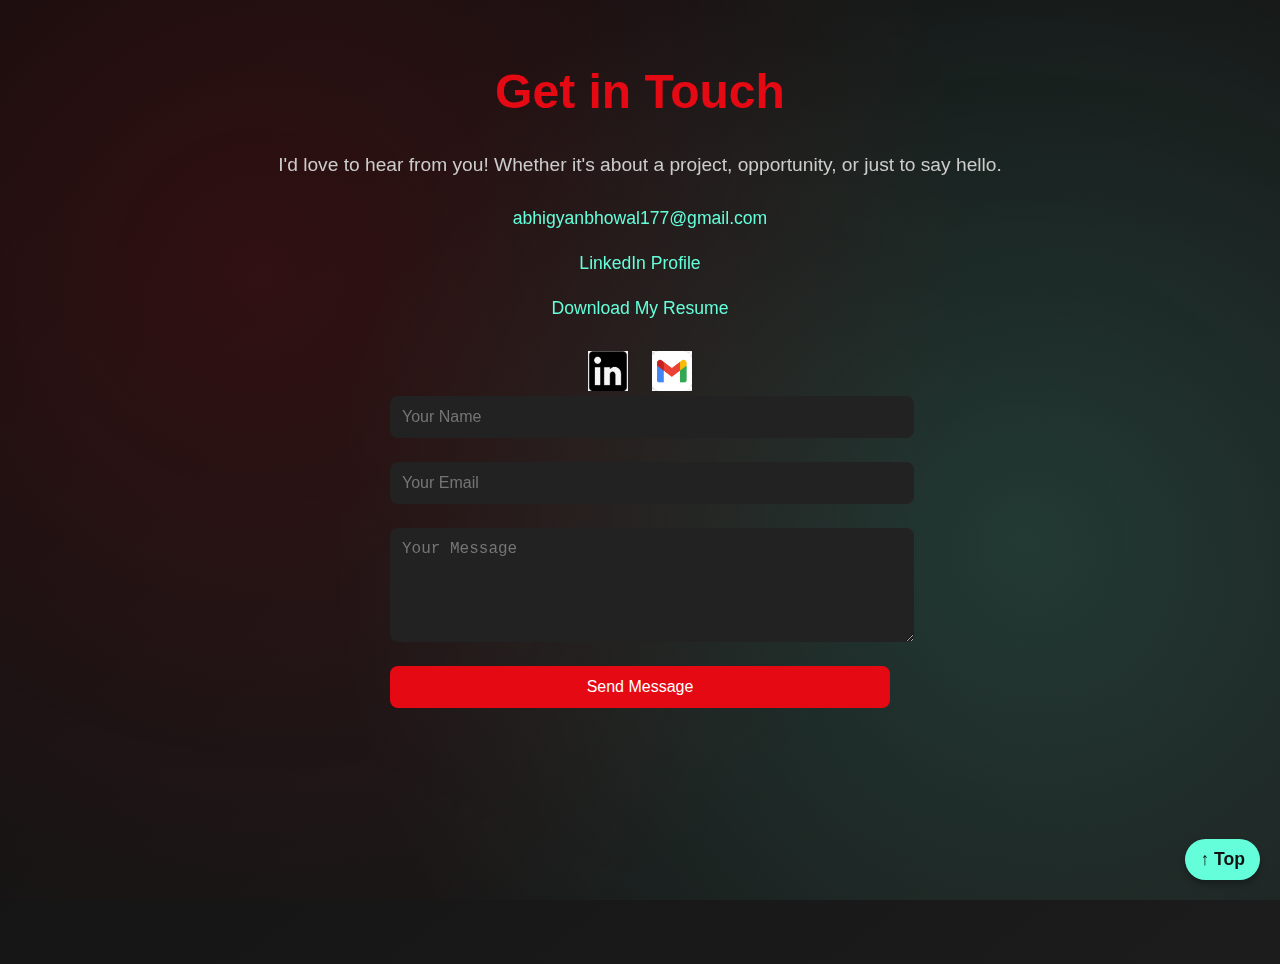
<file: contact.html>
<!DOCTYPE html>
<html lang="en">
<head>
  <meta charset="UTF-8">
  <meta name="viewport" content="width=device-width, initial-scale=1.0">
  <title>Contact Me | Abhigyan Bhowal</title>
  <link rel="stylesheet" href="style.css" />
  <style>
    body {
      font-family: 'Segoe UI', sans-serif;
      background: linear-gradient(to bottom right, #0f0f0f, #1c1c1c);
      color: #ffffff;
      margin: 0;
      padding: 2rem;
      display: flex;
      flex-direction: column;
      align-items: center;
      justify-content: flex-start;
      min-height: 100vh;
      text-align: center;
      animation: fadeIn 2s ease-in;
    }

    @keyframes fadeIn {
      from { opacity: 0; transform: translateY(20px); }
      to { opacity: 1; transform: translateY(0); }
    }

    h1 {
      font-size: 3rem;
      color: #e50914;
      margin-bottom: 1rem;
    }

    p {
      font-size: 1.2rem;
      margin-bottom: 2rem;
      color: #ccc;
    }

    .contact-info, .contact-form {
      display: flex;
      flex-direction: column;
      gap: 1.5rem;
      width: 100%;
      max-width: 500px;
    }

    a {
      color: #64ffda;
      text-decoration: none;
      font-size: 1.1rem;
      transition: all 0.3s ease;
    }

    a:hover {
      color: #e50914;
      transform: scale(1.05);
    }

    .social-icons {
      margin-top: 2rem;
      display: flex;
      justify-content: center;
      gap: 1.5rem;
    }

    .social-icons img {
      width: 40px;
      height: 40px;
      transition: transform 0.3s ease;
    }

    .social-icons img:hover {
      transform: scale(1.3) rotate(5deg);
    }

    form input, form textarea, form button {
      padding: 0.75rem;
      font-size: 1rem;
      border: none;
      border-radius: 8px;
      outline: none;
    }

    form input, form textarea {
      width: 100%;
      background: #222;
      color: #fff;
    }

    form button {
      background: #e50914;
      color: #fff;
      cursor: pointer;
      transition: background 0.3s ease;
    }

    form button:hover {
      background: #b00610;
    }

    .back-to-top {
      position: fixed;
      bottom: 20px;
      right: 20px;
      background-color: #64ffda;
      color: #111;
      padding: 10px 15px;
      border-radius: 50px;
      text-decoration: none;
      font-weight: bold;
      box-shadow: 0 4px 6px rgba(0,0,0,0.3);
    }

    .animated-bg {
      position: fixed;
      top: 0;
      left: 0;
      width: 100%;
      height: 100%;
      z-index: -1;
      background: radial-gradient(circle at 20% 30%, rgba(229, 9, 20, 0.15) 0%, transparent 60%),
                  radial-gradient(circle at 80% 60%, rgba(100, 255, 218, 0.15) 0%, transparent 60%);
      animation: moveBackground 10s linear infinite;
    }

    @keyframes moveBackground {
      0% { background-position: 20% 30%, 80% 60%; }
      50% { background-position: 30% 40%, 70% 50%; }
      100% { background-position: 20% 30%, 80% 60%; }
    }
  </style>
</head>
<body>
  <div class="animated-bg"></div>
  <h1>Get in Touch</h1>
  <p>I'd love to hear from you! Whether it's about a project, opportunity, or just to say hello.</p>
  <div class="contact-info">
    <a href="mailto:abhigyanbhowal177@gmail.com">abhigyanbhowal177@gmail.com</a>
    <a href="https://www.linkedin.com/in/abhigyan-b-94a117b2/" target="_blank">LinkedIn Profile</a>
    <a href="./resume.pdf" download>Download My Resume</a>
  </div>
  <div class="social-icons">
    <a href="https://www.linkedin.com/in/abhigyan-b-94a117b2/" target="_blank">
      <img src="linkedin-icon.png" alt="LinkedIn">
    </a>
    <a href="mailto:abhigyanbhowal177@gmail.com">
      <img src="email-icon.png" alt="Email">
    </a>
  </div>

  <!-- Contact Form via FormSubmit -->
  <form class="contact-form" action="https://formsubmit.co/abhigyanbhowal177@gmail.com" method="POST">
    <!-- Redirect to thankyou.html on submission -->
    <input type="hidden" name="_next" value="https://abhigyanbhowal.github.io/portfolio-site/thankyou.html">
    <input type="hidden" name="_captcha" value="false">
    <input type="text" name="name" placeholder="Your Name" required>
    <input type="email" name="email" placeholder="Your Email" required>
    <textarea name="message" rows="5" placeholder="Your Message" required></textarea>
    <button type="submit">Send Message</button>
  </form>

  <a class="back-to-top" href="#top">↑ Top</a>
</body>
</html>
</file>
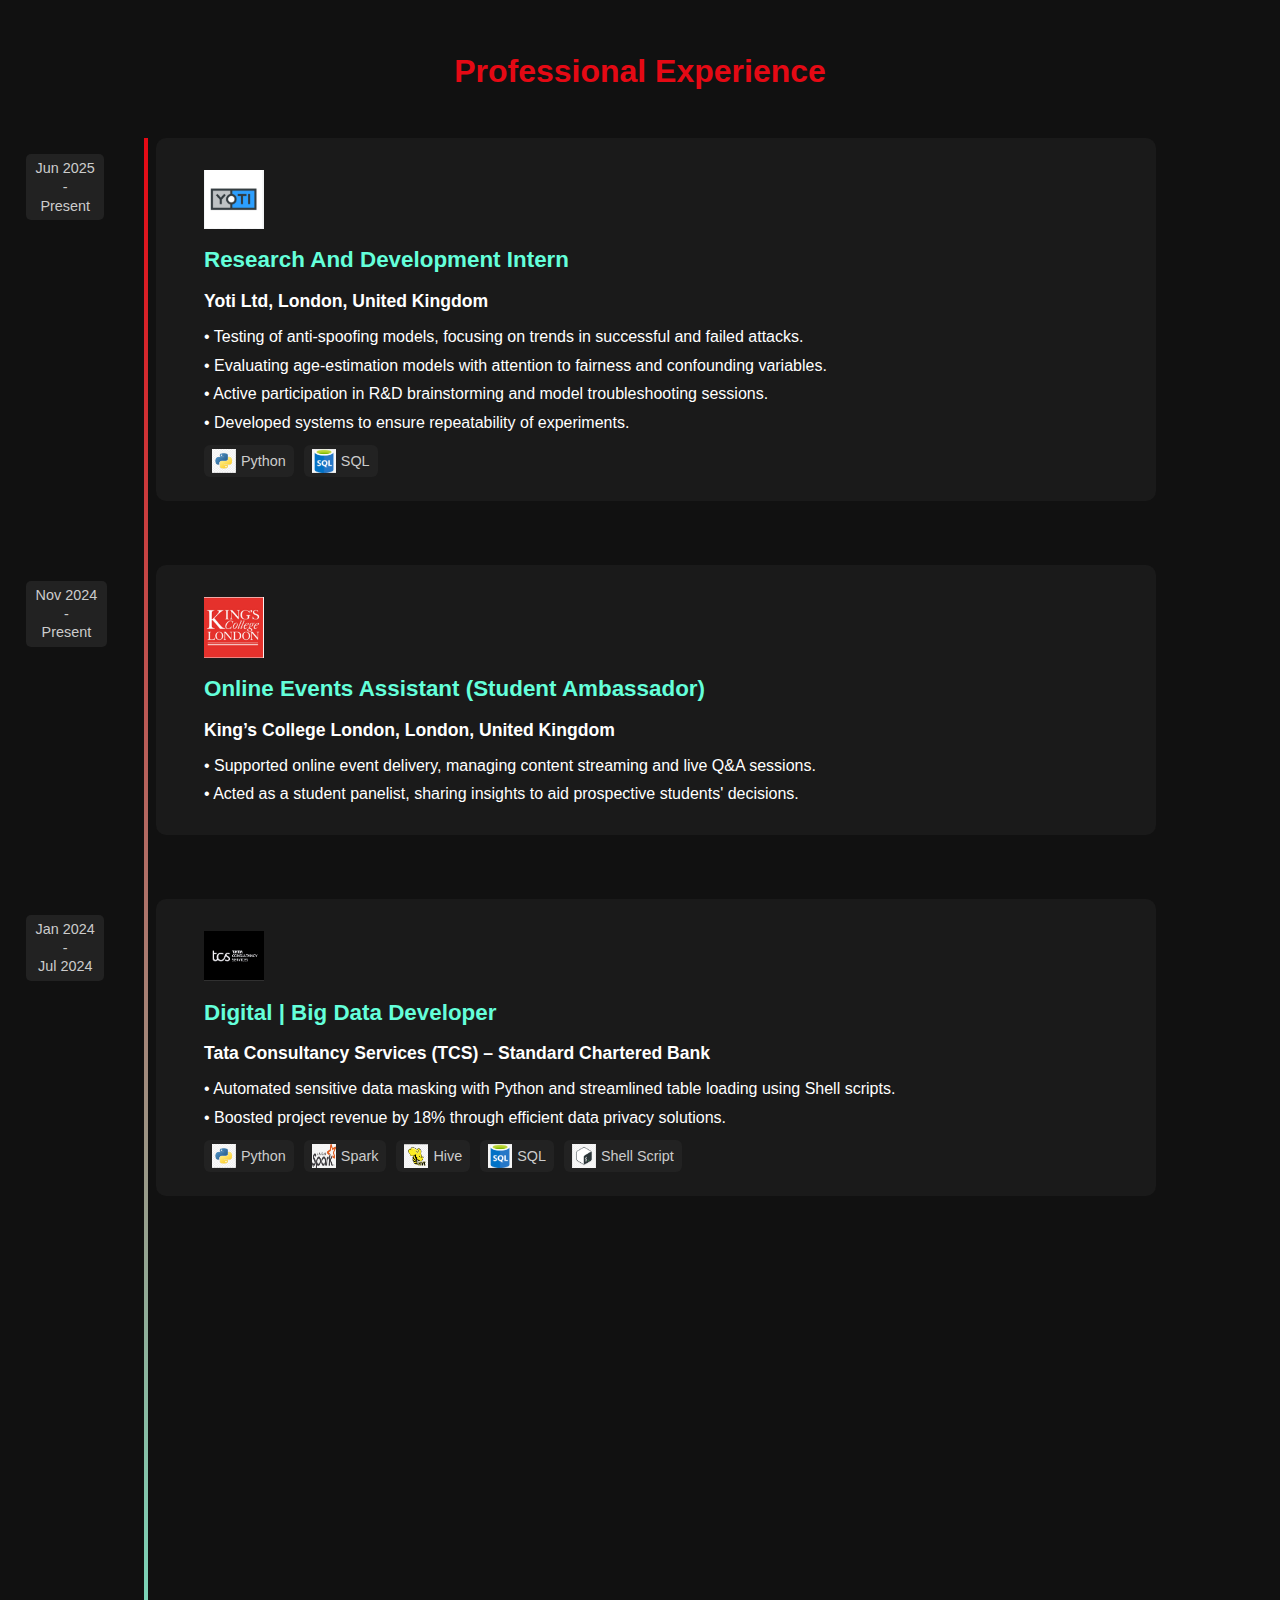
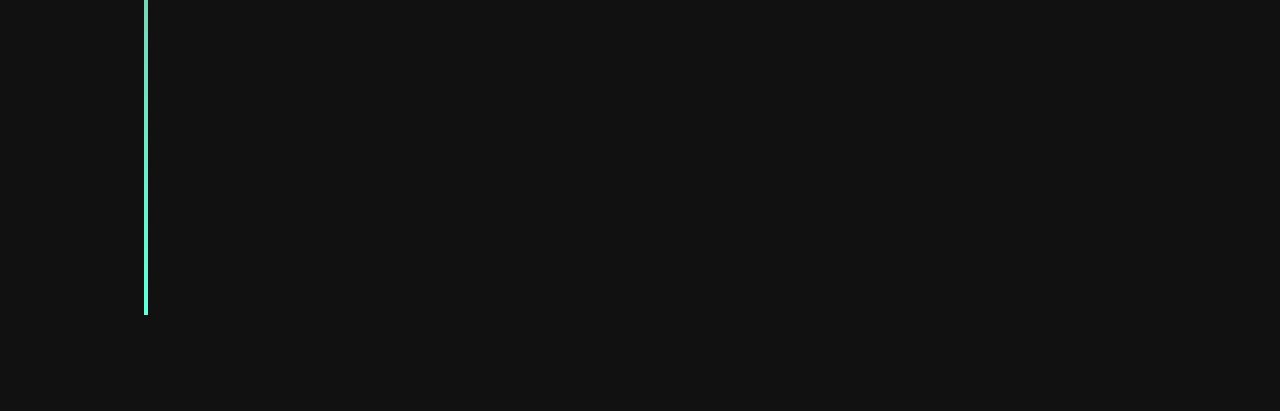
<file: experience.html>
<!DOCTYPE html>
<html lang="en">
<head>
  <meta charset="UTF-8" />
  <meta name="viewport" content="width=device-width, initial-scale=1.0"/>
  <title>Experience Timeline</title>
  <style>
    body {
      font-family: 'Segoe UI', sans-serif;
      background-color: #111;
      color: #fff;
      margin: 0;
      padding: 2rem;
    }
    h1 {
      text-align: center;
      color: #e50914;
      margin-bottom: 3rem;
    }
    .timeline {
      max-width: 1000px;
      margin: auto;
      position: relative;
      padding-left: 2rem;
    }
    .timeline::before {
      content: "";
      position: absolute;
      left: 20px;
      top: 0;
      bottom: 0;
      width: 4px;
      background: linear-gradient(to bottom, #e50914, #64ffda);
      animation: grow 2s ease forwards;
    }
    @keyframes grow {
      from { height: 0; }
      to { height: 100%; }
    }
    .entry {
      margin-bottom: 4rem;
      background-color: #1a1a1a;
      padding: 1.5rem 1.5rem 1.5rem 3rem;
      border-radius: 10px;
      position: relative;
      opacity: 0;
      transform: translateY(30px);
      transition: all 0.8s ease;
    }
    .entry.visible {
      opacity: 1;
      transform: translateY(0);
    }
    .entry-date {
      color: #ccc;
      background-color: #222;
      padding: 0.3rem 0.6rem;
      border-radius: 5px;
      font-size: 0.9rem;
      position: absolute;
      left: -130px;
      top: 1rem;
      white-space: pre-line;
      text-align: center;
      line-height: 1.3;
    }
    .entry img.logo {
      width: 60px;
      height: auto;
      margin: 0.5rem 0 1rem 0;
      display: block;
    }
    .entry h2 {
      color: #64ffda;
      font-size: 1.4rem;
      margin-bottom: 0.3rem;
    }
    .entry h3 {
      color: #fff;
      font-size: 1.1rem;
      margin-bottom: 0.8rem;
    }
    .entry p {
      margin: 0.3rem 0;
      line-height: 1.5;
    }
    .tech-stack {
      display: flex;
      flex-wrap: wrap;
      gap: 10px;
      align-items: center;
      margin-top: 10px;
    }
    .tech-item {
      display: flex;
      align-items: center;
      gap: 5px;
      background: #222;
      padding: 4px 8px;
      border-radius: 6px;
    }
    .tech-item img {
      width: 24px;
      height: 24px;
    }
    .tech-item span {
      font-size: 0.9rem;
      color: #ccc;
    }

    @media (max-width: 600px) {
      .entry-date {
        left: -100px;
        font-size: 0.8rem;
      }
      .entry {
        padding-left: 2.5rem;
      }
    }
  </style>
</head>
<body>
  <h1>Professional Experience</h1>
  <div class="timeline">

    <div class="entry">
      <div class="entry-date">Jun 2025<br>-<br>Present</div>
      <img src="yoti-logo.png" alt="Yoti Logo" class="logo">
      <h2>Research And Development Intern</h2>
      <h3>Yoti Ltd, London, United Kingdom</h3>
      <p>• Testing of anti-spoofing models, focusing on trends in successful and failed attacks.</p>
      <p>• Evaluating age-estimation models with attention to fairness and confounding variables.</p>
      <p>• Active participation in R&D brainstorming and model troubleshooting sessions.</p>
      <p>• Developed systems to ensure repeatability of experiments.</p>
      <div class="tech-stack">
        <div class="tech-item"><img src="python-logo.png" alt="Python"><span>Python</span></div>
        <div class="tech-item"><img src="sql-logo.png" alt="SQL"><span>SQL</span></div>
      </div>
    </div>

    <div class="entry">
      <div class="entry-date">Nov 2024<br>-<br>Present</div>
      <img src="kcl-logo.png" alt="KCL Logo" class="logo">
      <h2>Online Events Assistant (Student Ambassador)</h2>
      <h3>King’s College London, London, United Kingdom</h3>
      <p>• Supported online event delivery, managing content streaming and live Q&A sessions.</p>
      <p>• Acted as a student panelist, sharing insights to aid prospective students' decisions.</p>
    </div>

    <div class="entry">
      <div class="entry-date">Jan 2024<br>-<br>Jul 2024</div>
      <img src="tcs-logo.png" alt="TCS Logo" class="logo">
      <h2>Digital | Big Data Developer</h2>
      <h3>Tata Consultancy Services (TCS) – Standard Chartered Bank</h3>
      <p>• Automated sensitive data masking with Python and streamlined table loading using Shell scripts.</p>
      <p>• Boosted project revenue by 18% through efficient data privacy solutions.</p>
      <div class="tech-stack">
        <div class="tech-item"><img src="python-logo.png" alt="Python"><span>Python</span></div>
        <div class="tech-item"><img src="spark-logo.png" alt="Spark"><span>Spark</span></div>
        <div class="tech-item"><img src="hive-logo.png" alt="Hive"><span>Hive</span></div>
        <div class="tech-item"><img src="sql-logo.png" alt="SQL"><span>SQL</span></div>
        <div class="tech-item"><img src="shell-logo.png" alt="Shell Script"><span>Shell Script</span></div>
      </div>
    </div>

    <div class="entry">
      <div class="entry-date">Jul 2022<br>-<br>Jan 2024</div>
      <img src="tcs-logo.png" alt="TCS Logo" class="logo">
      <h2>Digital | Big Data Test Developer</h2>
      <h3>Tata Consultancy Services (TCS) – VISA</h3>
      <p>• Migrated Hawkeye and Atscale applications to TRE, reducing risk and improving efficiency.</p>
      <p>• Helped save ~$10M in credit risk and 9% in time/resources.</p>
      <div class="tech-stack">
        <div class="tech-item"><img src="hive-logo.png" alt="Hive"><span>Hive</span></div>
        <div class="tech-item"><img src="sql-logo.png" alt="SQL"><span>SQL</span></div>
        <div class="tech-item"><img src="scala-logo.png" alt="Scala"><span>Scala</span></div>
        <div class="tech-item"><img src="spark-logo.png" alt="Spark"><span>Spark</span></div>
      </div>
    </div>

    <div class="entry">
      <div class="entry-date">Jan 2022<br>-<br>Jun 2022</div>
      <img src="abinbev-logo.png" alt="AB InBev Logo" class="logo">
      <h2>Digital Solutions Centre of Automation Intern</h2>
      <h3>AB Inbev, Bangalore, India</h3>
      <p>• Migrated 5 automation apps to Blue Prism, saving ~$1,000 per app and increasing revenue.</p>
      <p>• Delivered SAP and Excel automation saving $10,000 and 4 hours of operations time.</p>
      <div class="tech-stack">
        <div class="tech-item"><img src="blueprism-logo.png" alt="Blue Prism"><span>Blue Prism</span></div>
        <div class="tech-item"><img src="automationanywhere-logo.png" alt="Automation Anywhere"><span>Automation Anywhere</span></div>
        <div class="tech-item"><img src="sap-logo.png" alt="SAP"><span>SAP</span></div>
        <div class="tech-item"><img src="excel-logo.png" alt="Excel Macros"><span>Excel Macros</span></div>
      </div>
    </div>

  </div>

  <script>
    const observer = new IntersectionObserver(entries => {
      entries.forEach(entry => {
        if (entry.isIntersecting) entry.target.classList.add('visible');
      });
    }, { threshold: 0.1 });

    document.querySelectorAll('.entry').forEach(el => observer.observe(el));
  </script>
</body>
</html>
</file>
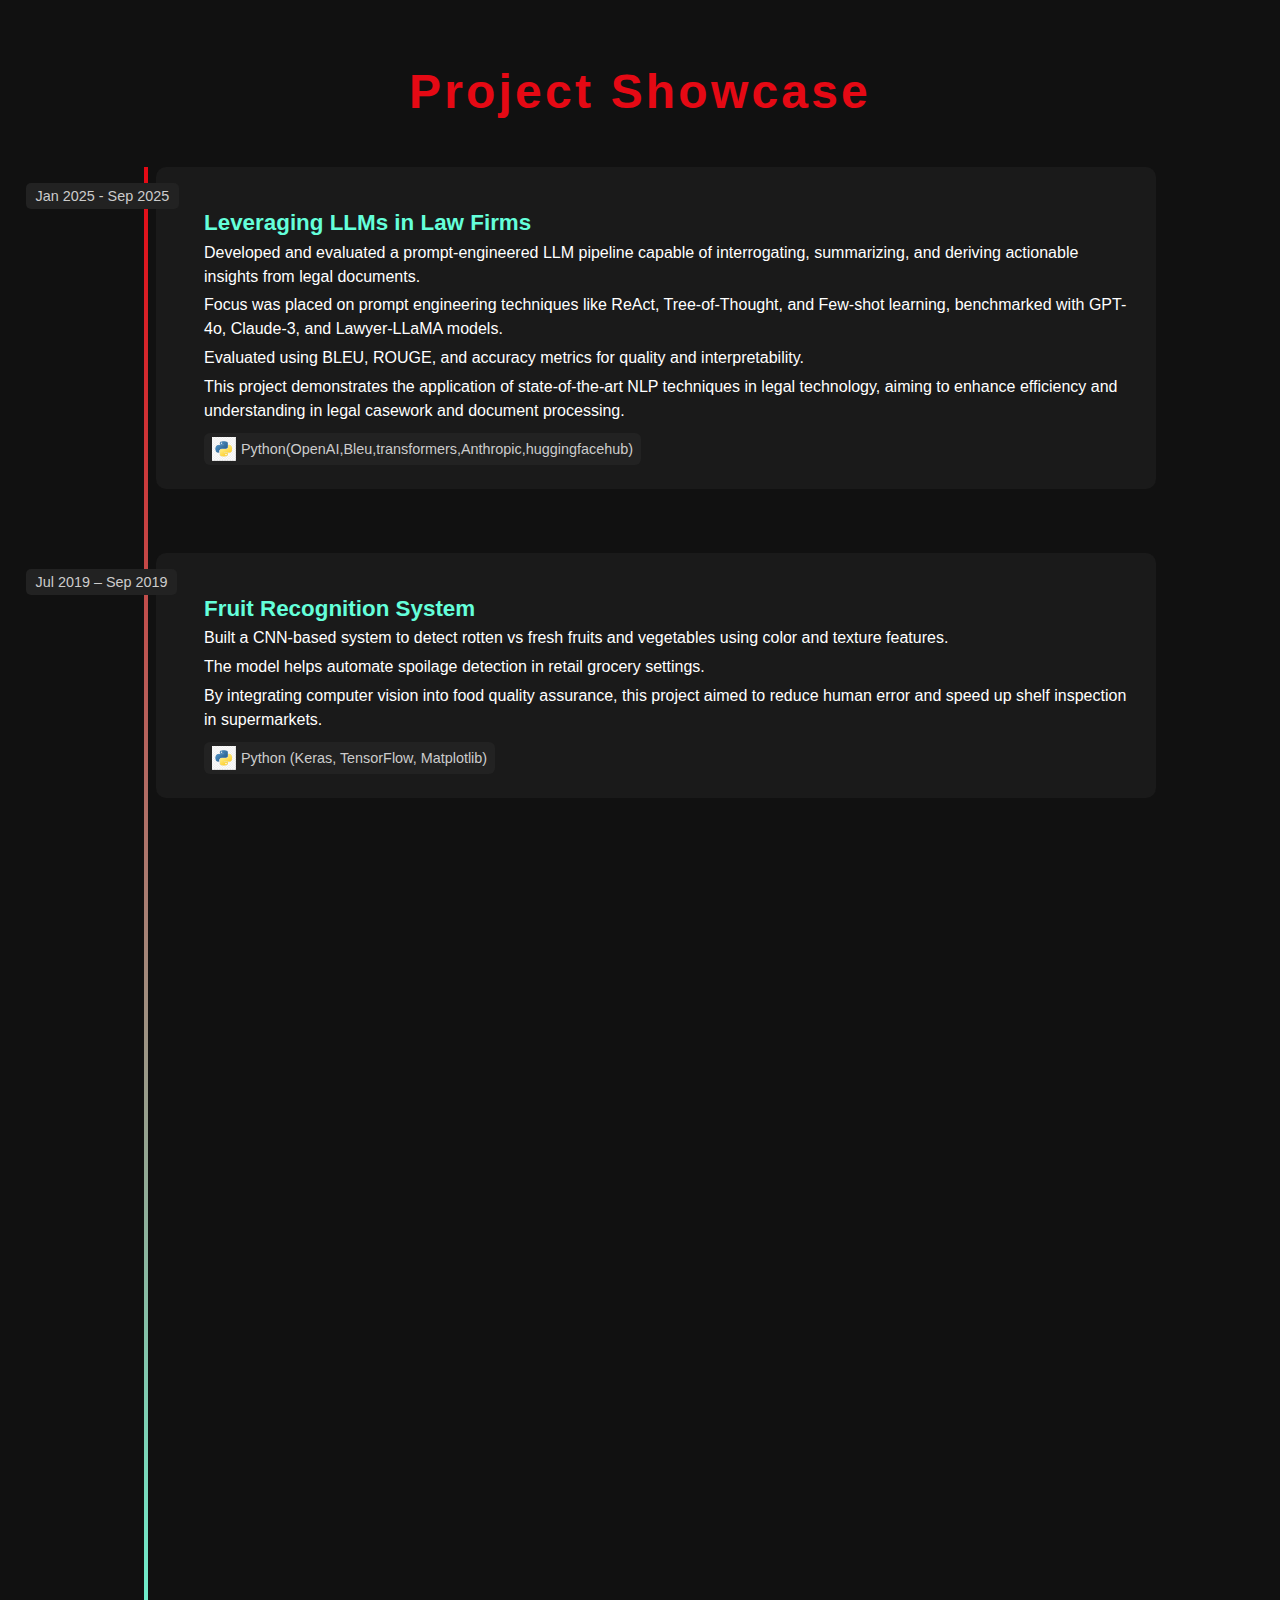
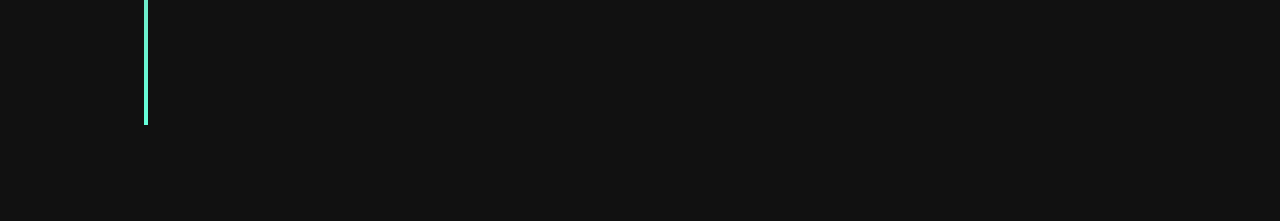
<file: projects.html>
<!DOCTYPE html>
<html lang="en">
<head>
  <meta charset="UTF-8">
  <meta name="viewport" content="width=device-width, initial-scale=1.0">
  <title>Projects Timeline</title>
  <style>
    body {
      font-family: 'Segoe UI', sans-serif;
      background-color: #111;
      color: #fff;
      margin: 0;
      padding: 2rem;
      overflow-x: hidden;
    }
    h1 {
      text-align: center;
      color: #e50914;
      margin-bottom: 3rem;
      font-size: 3rem;
      letter-spacing: 0.2rem;
      animation: breakLetters 2s ease-in-out;
    }
    @keyframes breakLetters {
      0% { letter-spacing: 2rem; opacity: 0; }
      100% { letter-spacing: 0.2rem; opacity: 1; }
    }
    .timeline {
      max-width: 1000px;
      margin: auto;
      position: relative;
      padding-left: 2rem;
    }
    .timeline::before {
      content: "";
      position: absolute;
      left: 20px;
      top: 0;
      bottom: 0;
      width: 4px;
      background: linear-gradient(to bottom, #e50914, #64ffda);
      animation: grow 2s ease forwards;
    }
    @keyframes grow {
      from { height: 0; }
      to { height: 100%; }
    }
    .entry {
      margin-bottom: 4rem;
      background-color: #1a1a1a;
      padding: 1.5rem 1.5rem 1.5rem 3rem;
      border-radius: 10px;
      position: relative;
      opacity: 0;
      transform: translateY(30px);
      transition: all 0.8s ease;
    }
    .entry::before {
      content: attr(data-date);
      position: absolute;
      left: -130px;
      top: 1rem;
      color: #ccc;
      background-color: #222;
      padding: 0.3rem 0.6rem;
      border-radius: 5px;
      font-size: 0.9rem;
    }
    .entry.visible {
      opacity: 1;
      transform: translateY(0);
    }
    .entry h2 {
      color: #64ffda;
      font-size: 1.4rem;
      margin-bottom: 0.3rem;
    }
    .entry p {
      margin: 0.3rem 0;
      line-height: 1.5;
    }
    .tech-stack {
      display: flex;
      flex-wrap: wrap;
      gap: 10px;
      align-items: center;
      margin-top: 10px;
    }
    .tech-item {
      display: flex;
      align-items: center;
      gap: 5px;
      background: #222;
      padding: 4px 8px;
      border-radius: 6px;
    }
    .tech-item img {
      width: 24px;
      height: 24px;
    }
    .tech-item span {
      font-size: 0.9rem;
      color: #ccc;
    }
  </style>
</head>
<body>
  <h1>Project Showcase</h1>
  <div class="timeline">
    <div class="entry" data-date="Jan 2025 - Sep 2025">
      <h2>Leveraging LLMs in Law Firms</h2>
      <p>Developed and evaluated a prompt-engineered LLM pipeline capable of interrogating, summarizing, and deriving actionable insights from legal documents.</p>
      <p>Focus was placed on prompt engineering techniques like ReAct, Tree-of-Thought, and Few-shot learning, benchmarked with GPT-4o, Claude-3, and Lawyer-LLaMA models.</p>
      <p>Evaluated using BLEU, ROUGE, and accuracy metrics for quality and interpretability.</p>
      <p>This project demonstrates the application of state-of-the-art NLP techniques in legal technology, aiming to enhance efficiency and understanding in legal casework and document processing.</p>
      <div class="tech-stack">
        <div class="tech-item"><img src="python-logo.png" alt="Python"><span>Python(OpenAI,Bleu,transformers,Anthropic,huggingfacehub)</span></div>
      </div>
    </div>

    <div class="entry" data-date="Jul 2019 – Sep 2019">
      <h2>Fruit Recognition System</h2>
      <p>Built a CNN-based system to detect rotten vs fresh fruits and vegetables using color and texture features.</p>
      <p>The model helps automate spoilage detection in retail grocery settings.</p>
      <p>By integrating computer vision into food quality assurance, this project aimed to reduce human error and speed up shelf inspection in supermarkets.</p>
      <div class="tech-stack">
        <div class="tech-item"><img src="python-logo.png" alt="Python"><span>Python (Keras, TensorFlow, Matplotlib)</span></div>
      </div>
    </div>

    <div class="entry" data-date="Jan 2020 – Jun 2020">
      <h2>Face Mask Detection with IoT</h2>
      <p>Implemented during COVID-19 to detect mask usage using a binary face classifier from camera feeds.</p>
      <p>Deployed with ThingSpeak to send warnings for unmasked individuals in real-time.</p>
      <p>This solution provided a scalable, contactless method of monitoring health compliance in public spaces and educational institutions.</p>
      <div class="tech-stack">
        <div class="tech-item"><img src="python-logo.png" alt="Python"><span>Python (Keras, TensorFlow, ThingSpeak)</span></div>
      </div>
    </div>

    <div class="entry" data-date="Jul 2020 – Sep 2020">
      <h2>Autonomous Traffic Light System</h2>
      <p>Designed a microcontroller-based system that prioritizes traffic lights based on lane-wise density and emergency vehicles.</p>
      <p>Reduced congestion and improved emergency vehicle handling using real-time logic from 8085 Assembly programming.</p>
      <p>This embedded system project showed how digital logic can be applied to smart city applications with a focus on public safety and efficiency.</p>
      <div class="tech-stack">
        <div class="tech-item"><img src="assembly-logo.png" alt="ASM"><span>Assembly (8085)</span></div>
      </div>
    </div>

    <div class="entry" data-date="Jan 2021 – Jun 2021">
      <h2>Obstacle Detection Robot with SLAM</h2>
      <p>Built an autonomous robot that maps unknown terrains using SLAM (Simultaneous Localization and Mapping).</p>
      <p>Enabled navigation and environmental awareness using GMapping in ROS for geological exploration.</p>
      <p>The robot demonstrated real-time perception and localization, making it suitable for environmental mapping and field research in uncharted areas.</p>
      <div class="tech-stack">
        <div class="tech-item"><img src="ros-logo.png" alt="ROS"><span>ROS</span></div>
      </div>
    </div>
  </div>

  <script>
    const observer = new IntersectionObserver(entries => {
      entries.forEach(entry => {
        if (entry.isIntersecting) entry.target.classList.add('visible');
      });
    }, { threshold: 0.1 });

    document.querySelectorAll('.entry').forEach(el => observer.observe(el));
  </script>
</body>
</html>
</file>
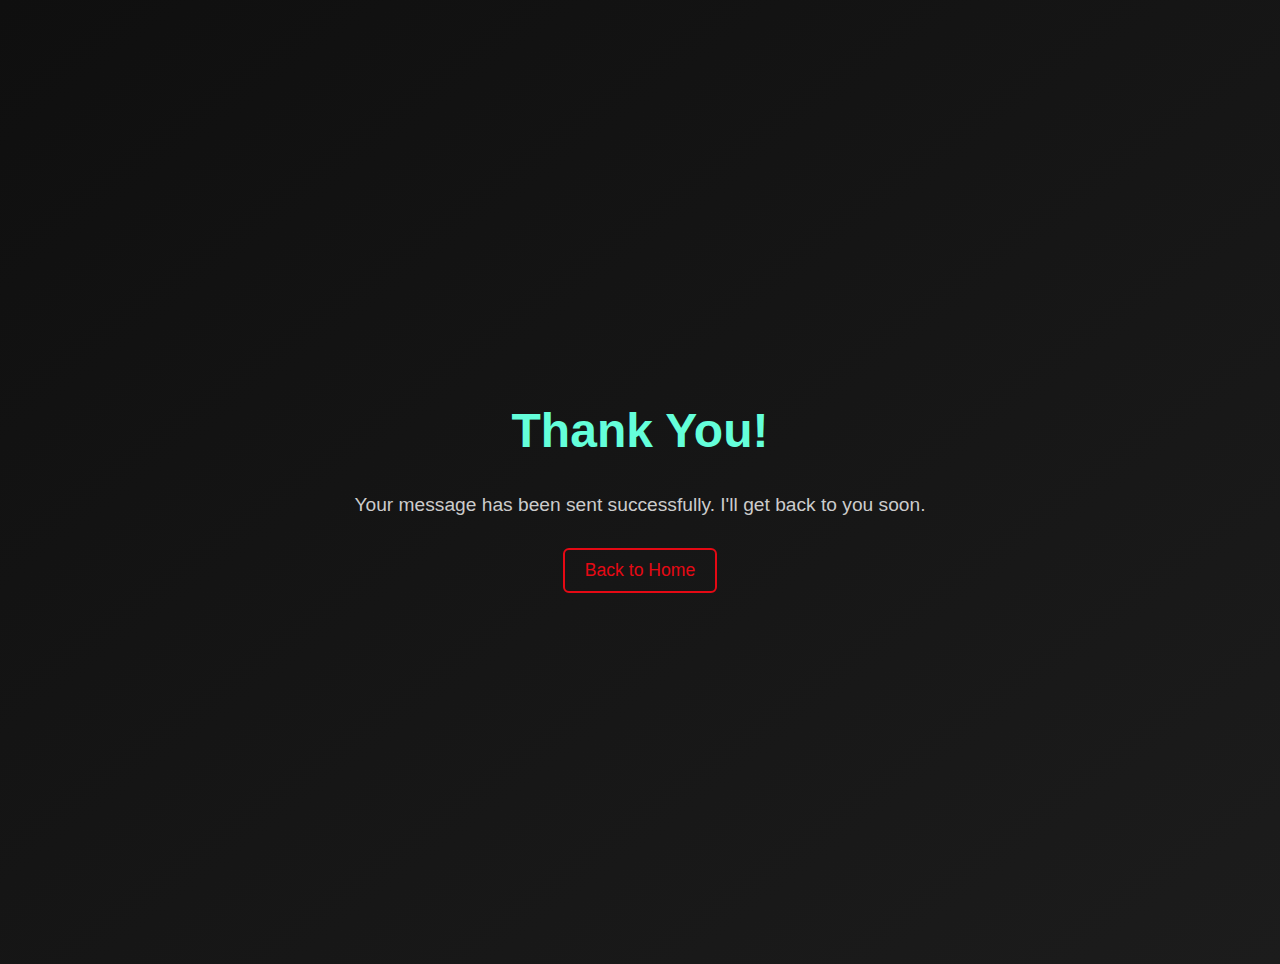
<file: thankyou.html>
<!DOCTYPE html>
<html lang="en">
<head>
  <meta charset="UTF-8">
  <meta name="viewport" content="width=device-width, initial-scale=1.0">
  <title>Thank You</title>
  <style>
    body {
      font-family: 'Segoe UI', sans-serif;
      background: linear-gradient(to bottom right, #0f0f0f, #1c1c1c);
      color: #ffffff;
      margin: 0;
      padding: 2rem;
      display: flex;
      flex-direction: column;
      align-items: center;
      justify-content: center;
      min-height: 100vh;
      text-align: center;
      animation: fadeIn 1.5s ease-in;
    }

    @keyframes fadeIn {
      from { opacity: 0; transform: translateY(20px); }
      to { opacity: 1; transform: translateY(0); }
    }

    h1 {
      font-size: 3rem;
      color: #64ffda;
      margin-bottom: 1rem;
    }

    p {
      font-size: 1.2rem;
      color: #ccc;
      margin-bottom: 2rem;
    }

    a {
      color: #e50914;
      text-decoration: none;
      font-size: 1.1rem;
      padding: 10px 20px;
      border: 2px solid #e50914;
      border-radius: 6px;
      transition: all 0.3s ease;
    }

    a:hover {
      background-color: #e50914;
      color: #fff;
    }
  </style>
</head>
<body>
  <h1>Thank You!</h1>
  <p>Your message has been sent successfully. I'll get back to you soon.</p>
  <a href="index.html">Back to Home</a>
</body>
</html>
</file>
<file: style.css>
body {
  margin: 0;
  padding: 0;
  font-family: 'Segoe UI', sans-serif;
  background-color: #000;
  color: #fff;
  overflow-x: hidden;
}

/* Splash screen */
.splash-screen {
  display: flex;
  align-items: center;
  justify-content: center;
  height: 100vh;
  background-color: #000;
  animation: fadeOut 3s forwards 2s;
  padding: 1rem;
  text-align: center;
}

.netflix-logo {
  font-size: 10vw;
  color: #e50914;
  letter-spacing: 2px;
  font-weight: bold;
  text-transform: uppercase;
  animation: zoomFade 2s ease-in-out;
  max-width: 100%;
  white-space: nowrap;
  text-align: center;
  overflow-wrap: break-word;
}

@keyframes zoomFade {
  0% {
    transform: scale(0.8);
    opacity: 0;
  }
  100% {
    transform: scale(1.2);
    opacity: 1;
  }
}

@keyframes fadeOut {
  to {
    opacity: 0;
    visibility: hidden;
  }
}

/* Section Selector */
.section-selector {
  position: absolute;
  top: 0;
  left: 0;
  right: 0;
  bottom: 0;
  background-color: #141414;
  display: flex;
  flex-direction: column;
  align-items: center;
  justify-content: center;
  opacity: 0;
  visibility: hidden;
  transition: opacity 1s ease 0.5s, visibility 0s linear 0.5s;
  padding: 1rem;
}

.section-selector.visible {
  opacity: 1;
  visibility: visible;
  transition-delay: 3s;
}

.intro-text {
  font-size: 1.3rem;
  margin-bottom: 2rem;
  text-align: center;
  max-width: 90%;
}

/* Box layout */
.boxes {
  display: flex;
  gap: 1.5rem;
  flex-wrap: wrap;
  justify-content: center;
  width: 100%;
}

.box {
  background-color: #333;
  border-radius: 6px;
  padding: 1.5rem 1.2rem;
  text-decoration: none;
  color: white;
  font-weight: bold;
  font-size: 1rem;
  width: 180px;
  text-align: center;
  transition: background-color 0.3s, transform 0.3s;
  box-sizing: border-box;
}

.box:hover {
  background-color: #e50914;
  transform: translateY(-5px);
}

/* Timeline section */
.timeline-entry {
  display: flex;
  align-items: center;
  margin: 1.5rem 0;
  padding: 1rem;
  background-color: #111;
  border-radius: 8px;
  flex-wrap: wrap;
}

.logo-container {
  flex-shrink: 0;
  width: 60px;
  margin-right: 1rem;
}

.timeline-logo {
  width: 100%;
  height: auto;
  border-radius: 4px;
  display: block;
}

/* Mobile responsiveness */
@media (max-width: 600px) {
  .boxes {
    flex-direction: column;
    gap: 1rem;
    align-items: center;
  }

  .box {
    width: 90%;
    font-size: 0.9rem;
    padding: 1.2rem;
  }

  .intro-text {
    font-size: 1rem;
  }

  .netflix-logo {
    font-size: 12vw;
    white-space: normal;
  }

  .timeline-entry {
    flex-direction: column;
    align-items: center;
    text-align: center;
  }

  .logo-container {
    width: 80px;
    margin: 0 0 1rem 0;
  }

  .timeline-logo {
    width: 100%;
    height: auto;
  }

  .timeline-content {
    width: 100%;
  }
}

/* Default image behavior */
img {
  max-width: 100%;
  height: auto;
}
</file>
